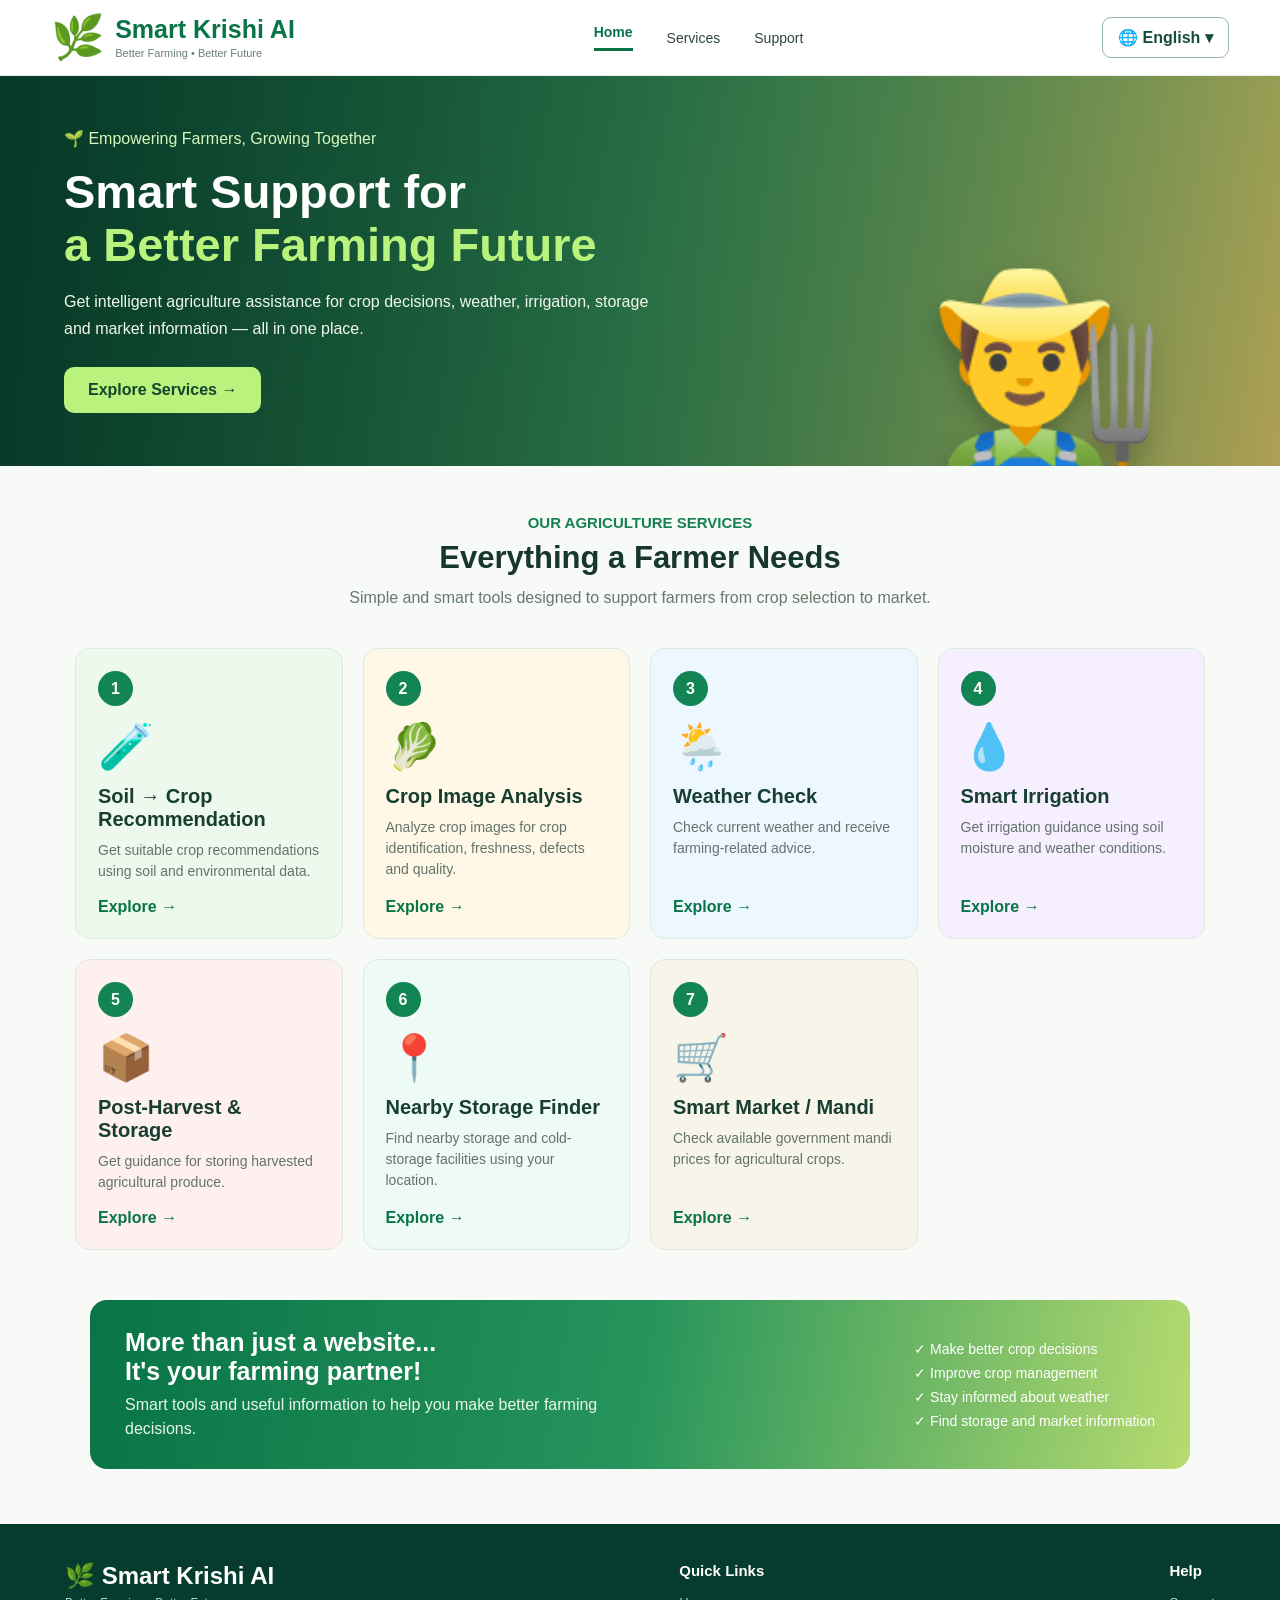
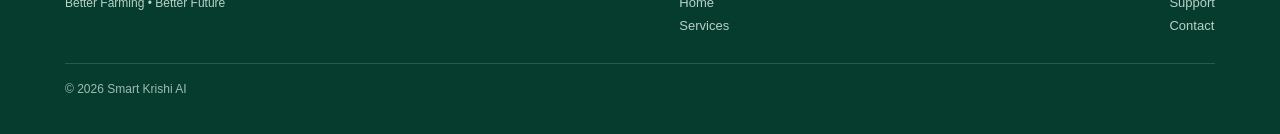
<file: templates/index.html>
<!DOCTYPE html>
<html lang="en">
<head>
<meta charset="UTF-8">
<meta name="viewport" content="width=device-width, initial-scale=1.0">

<title>Smart Krishi AI</title>

<style>
*{
    box-sizing:border-box;
    margin:0;
    padding:0;
}

body{
    font-family:Arial,Helvetica,sans-serif;
    background:#f7faf6;
    color:#18352b;
}

button,input,select{
    font:inherit;
}

/* ================= NAVBAR ================= */

.navbar{
    height:76px;
    background:#fff;
    display:flex;
    align-items:center;
    justify-content:space-between;
    padding:0 4%;
    border-bottom:1px solid #e7eee9;
    position:sticky;
    top:0;
    z-index:100;
}

.brand{
    display:flex;
    align-items:center;
    gap:10px;
}

.brand-icon{
    font-size:43px;
}

.brand-text h2{
    color:#087447;
    font-size:25px;
    line-height:1;
}

.brand-text p{
    font-size:11px;
    color:#698076;
    margin-top:5px;
}

.nav-links{
    display:flex;
    gap:34px;
    align-items:center;
}

.nav-links span{
    color:#31463e;
    font-size:14px;
}

.nav-links .active{
    color:#087447;
    font-weight:bold;
    border-bottom:3px solid #087447;
    padding-bottom:8px;
}

.language-box{
    position:relative;
}

.language-btn{
    border:1px solid #9bb8aa;
    background:white;
    color:#164d3b;
    border-radius:9px;
    padding:10px 15px;
    cursor:pointer;
    font-weight:600;
}

.language-menu{
    display:none;
    position:absolute;
    right:0;
    top:48px;
    width:155px;
    background:white;
    border:1px solid #dbe7e0;
    border-radius:12px;
    box-shadow:0 10px 30px rgba(0,0,0,.12);
    overflow:hidden;
}

.language-menu.show{
    display:block;
}

.language-menu button{
    width:100%;
    padding:11px 14px;
    border:0;
    background:white;
    text-align:left;
    cursor:pointer;
}

.language-menu button:hover{
    background:#edf8f1;
    color:#087447;
}

/* ================= HERO ================= */

.hero{
    min-height:390px;
    position:relative;
    overflow:hidden;
    background:
        linear-gradient(90deg,
        rgba(4,53,37,.92) 0%,
        rgba(8,87,57,.75) 48%,
        rgba(19,90,51,.25) 100%),
        linear-gradient(120deg,#285d42,#82ad61 52%,#e3b75e);
    color:white;
    display:flex;
    align-items:center;
    padding:50px 5%;
}

.hero:after{
    content:"👨‍🌾";
    position:absolute;
    right:9%;
    bottom:-15px;
    font-size:190px;
    filter:drop-shadow(0 12px 12px rgba(0,0,0,.25));
}

.hero-content{
    max-width:650px;
    position:relative;
    z-index:2;
}

.hero-small{
    font-size:16px;
    margin-bottom:18px;
    color:#d9f7bc;
}

.hero h1{
    font-size:47px;
    line-height:1.12;
    margin-bottom:18px;
}

.hero h1 span{
    color:#b9f27d;
}

.hero p{
    max-width:590px;
    line-height:1.65;
    color:#f0f8ee;
    font-size:16px;
}

.hero-button{
    margin-top:25px;
    border:0;
    background:#b9f27d;
    color:#16452f;
    padding:14px 24px;
    border-radius:10px;
    font-weight:bold;
    cursor:pointer;
}

/* ================= SECTION TITLE ================= */

.section-head{
    text-align:center;
    padding:48px 20px 28px;
}

.section-head .eyebrow{
    color:#168052;
    font-weight:bold;
    font-size:15px;
    margin-bottom:9px;
}

.section-head h2{
    font-size:31px;
    color:#17362d;
}

.section-head p{
    color:#66786f;
    max-width:650px;
    margin:10px auto 0;
    line-height:1.5;
}

/* ================= FEATURE GRID ================= */

.features{
    max-width:1180px;
    margin:auto;
    padding:10px 25px 35px;
    display:grid;
    grid-template-columns:repeat(4,1fr);
    gap:20px;
}

.feature-card{
    min-height:270px;
    border-radius:15px;
    padding:22px;
    border:1px solid #dce9df;
    background:#fff;
    transition:.2s;
    display:flex;
    flex-direction:column;
}

.feature-card:hover{
    transform:translateY(-4px);
    box-shadow:0 10px 25px rgba(28,90,57,.12);
}

.feature-card:nth-child(1){
    background:#eef9ed;
}

.feature-card:nth-child(2){
    background:#fff8e7;
}

.feature-card:nth-child(3){
    background:#edf7ff;
}

.feature-card:nth-child(4){
    background:#f6efff;
}

.feature-card:nth-child(5){
    background:#fff0f0;
}

.feature-card:nth-child(6){
    background:#eefaf6;
}

.feature-card:nth-child(7){
    background:#f7f5e9;
}

.number{
    width:35px;
    height:35px;
    border-radius:50%;
    background:#138453;
    color:white;
    display:flex;
    align-items:center;
    justify-content:center;
    font-weight:bold;
    margin-bottom:14px;
}

.feature-icon{
    font-size:45px;
    margin-bottom:12px;
}

.feature-card h3{
    font-size:20px;
    margin-bottom:9px;
    color:#173e31;
}

.feature-card p{
    color:#63736c;
    line-height:1.5;
    font-size:14px;
    flex:1;
}

.open-feature{
    border:0;
    background:transparent;
    color:#087447;
    text-align:left;
    font-weight:bold;
    cursor:pointer;
    padding-top:16px;
}

/* ================= GREEN BANNER ================= */

.info-banner{
    max-width:1100px;
    margin:15px auto 50px;
    border-radius:17px;
    padding:28px 35px;
    background:linear-gradient(100deg,#087447,#26945b,#b7db70);
    color:white;
    display:flex;
    align-items:center;
    justify-content:space-between;
    gap:30px;
}

.info-banner h2{
    font-size:25px;
    margin-bottom:7px;
}

.info-banner p{
    color:#e8f7e9;
    max-width:500px;
    line-height:1.5;
}

.info-list{
    display:grid;
    gap:8px;
}

.info-list span{
    font-size:14px;
}

/* ================= FORMS ================= */

.forms-area{
    max-width:850px;
    margin:0 auto 55px;
    padding:0 20px;
}

.feature-form{
    display:none;
    background:white;
    border:1px solid #dce8e1;
    border-radius:18px;
    padding:28px;
    box-shadow:0 8px 30px rgba(0,0,0,.07);
}

.feature-form.active{
    display:block;
}

.form-header{
    display:flex;
    justify-content:space-between;
    align-items:center;
    margin-bottom:22px;
}

.form-header h2{
    color:#087447;
    font-size:24px;
}

.close-form{
    width:38px;
    height:38px;
    border:0;
    border-radius:50%;
    background:#edf5ef;
    color:#267151;
    font-size:23px;
    cursor:pointer;
}

.form-grid{
    display:grid;
    grid-template-columns:1fr 1fr;
    gap:16px;
}

.field{
    display:flex;
    flex-direction:column;
    gap:7px;
}

.field.full{
    grid-column:1/-1;
}

.field label{
    font-size:13px;
    font-weight:bold;
    color:#38564b;
}

.field input,
.field select{
    width:100%;
    padding:12px 13px;
    border:1px solid #ccdcd3;
    border-radius:9px;
    outline:none;
    background:white;
}

.field input:focus,
.field select:focus{
    border-color:#15905c;
}

.submit-btn{
    grid-column:1/-1;
    margin-top:8px;
    border:0;
    border-radius:10px;
    padding:14px;
    background:#087447;
    color:white;
    font-weight:bold;
    cursor:pointer;
}

.submit-btn:hover{
    background:#075d3a;
}

/* ================= FOOTER ================= */

footer{
    background:#063c2d;
    color:white;
    padding:38px 5%;
}

.footer-inner{
    max-width:1150px;
    margin:auto;
    display:flex;
    justify-content:space-between;
    gap:30px;
}

.footer-brand h2{
    font-size:24px;
}

.footer-brand p{
    color:#b8d2c7;
    font-size:12px;
    margin-top:6px;
}

.footer-column h3{
    margin-bottom:12px;
    font-size:15px;
}

.footer-column p{
    color:#bad0c7;
    font-size:13px;
    line-height:1.8;
}

.footer-bottom{
    max-width:1150px;
    margin:25px auto 0;
    padding-top:18px;
    border-top:1px solid rgba(255,255,255,.15);
    color:#9dbdb1;
    font-size:12px;
}

/* ================= RESPONSIVE ================= */

@media(max-width:950px){

    .nav-links{
        display:none;
    }

    .features{
        grid-template-columns:repeat(2,1fr);
    }

    .hero h1{
        font-size:38px;
    }

    .hero:after{
        opacity:.35;
        right:-15px;
    }
}

@media(max-width:600px){

    .navbar{
        padding:0 15px;
    }

    .brand-text h2{
        font-size:20px;
    }

    .brand-icon{
        font-size:34px;
    }

    .hero{
        min-height:440px;
        padding:35px 22px;
    }

    .hero h1{
        font-size:33px;
    }

    .hero p{
        font-size:14px;
    }

    .features{
        grid-template-columns:1fr;
        padding:10px 18px 30px;
    }

    .info-banner{
        margin:10px 18px 40px;
        padding:25px;
        flex-direction:column;
        align-items:flex-start;
    }

    .form-grid{
        grid-template-columns:1fr;
    }

    .field.full{
        grid-column:auto;
    }

    .submit-btn{
        grid-column:auto;
    }

    .footer-inner{
        flex-direction:column;
    }
}
</style>
</head>


<body>

<!-- ================= NAVBAR ================= -->

<nav class="navbar">

    <div class="brand">

        <div class="brand-icon">🌿</div>

        <div class="brand-text">
            <h2>Smart Krishi AI</h2>
            <p data-i18n="tagline">
                Better Farming • Better Future
            </p>
        </div>

    </div>


    <div class="nav-links">

        <span class="active" data-i18n="home">
            Home
        </span>

        <span data-i18n="services">
            Services
        </span>

        <span data-i18n="support">
            Support
        </span>

    </div>


    <!-- LANGUAGE -->

    <div class="language-box">

        <button
            type="button"
            class="language-btn"
            id="languageButton">

            🌐 <span id="currentLanguage">English</span> ▾

        </button>


        <div
            class="language-menu"
            id="languageMenu">

            <button type="button" data-lang="en">
                English
            </button>

            <button type="button" data-lang="bn">
                বাংলা
            </button>

            <button type="button" data-lang="hi">
                हिन्दी
            </button>

            <button type="button" data-lang="ta">
                தமிழ்
            </button>

            <button type="button" data-lang="te">
                తెలుగు
            </button>

            <button type="button" data-lang="mr">
                मराठी
            </button>

            <button type="button" data-lang="gu">
                ગુજરાતી
            </button>

            <button type="button" data-lang="kn">
                ಕನ್ನಡ
            </button>

            <button type="button" data-lang="pa">
                ਪੰਜਾਬੀ
            </button>

        </div>

    </div>

</nav>


<!-- ================= HERO ================= -->

<section class="hero">

    <div class="hero-content">

        <div class="hero-small" data-i18n="heroSmall">
            🌱 Empowering Farmers, Growing Together
        </div>


        <h1 data-i18n="heroTitle">
            Smart Support for
            <br>
            <span>a Better Farming Future</span>
        </h1>


        <p data-i18n="heroDescription">
            Get intelligent agriculture assistance for crop decisions,
            weather, irrigation, storage and market information —
            all in one place.
        </p>


        <button
            type="button"
            class="hero-button"
            id="exploreButton"
            data-i18n="explore">

            Explore Services →

        </button>

    </div>

</section>


<!-- ================= SECTION ================= -->

<section class="section-head">

    <div class="eyebrow" data-i18n="eyebrow">
        OUR AGRICULTURE SERVICES
    </div>

    <h2 data-i18n="sectionTitle">
        Everything a Farmer Needs
    </h2>

    <p data-i18n="sectionDescription">
        Simple and smart tools designed to support farmers
        from crop selection to market.
    </p>

</section>


<!-- ================= FEATURES ================= -->

<section class="features">


    <!-- 1 -->

    <div class="feature-card">

        <div class="number">1</div>

        <div class="feature-icon">🧪</div>

        <h3 data-i18n="soilTitle">
            Soil → Crop Recommendation
        </h3>

        <p data-i18n="soilDescription">
            Get suitable crop recommendations using
            soil and environmental data.
        </p>

        <button
            type="button"
            class="open-feature"
            data-target="soilForm"
            data-i18n="exploreMore">

            Explore →

        </button>

    </div>


    <!-- 2 -->

    <div class="feature-card">

        <div class="number">2</div>

        <div class="feature-icon">🥬</div>

        <h3 data-i18n="imageTitle">
            Crop Image Analysis
        </h3>

        <p data-i18n="imageDescription">
            Analyze crop images for crop identification,
            freshness, defects and quality.
        </p>

        <button
            type="button"
            class="open-feature"
            data-target="imageForm"
            data-i18n="exploreMore">

            Explore →

        </button>

    </div>


    <!-- 3 -->

    <div class="feature-card">

        <div class="number">3</div>

        <div class="feature-icon">🌦️</div>

        <h3 data-i18n="weatherTitle">
            Weather Check
        </h3>

        <p data-i18n="weatherDescription">
            Check current weather and receive
            farming-related advice.
        </p>

        <button
            type="button"
            class="open-feature"
            data-target="weatherForm"
            data-i18n="exploreMore">

            Explore →

        </button>

    </div>


    <!-- 4 -->

    <div class="feature-card">

        <div class="number">4</div>

        <div class="feature-icon">💧</div>

        <h3 data-i18n="irrigationTitle">
            Smart Irrigation
        </h3>

        <p data-i18n="irrigationDescription">
            Get irrigation guidance using soil moisture
            and weather conditions.
        </p>

        <button
            type="button"
            class="open-feature"
            data-target="irrigationForm"
            data-i18n="exploreMore">

            Explore →

        </button>

    </div>


    <!-- 5 -->

    <div class="feature-card">

        <div class="number">5</div>

        <div class="feature-icon">📦</div>

        <h3 data-i18n="storageTitle">
            Post-Harvest & Storage
        </h3>

        <p data-i18n="storageDescription">
            Get guidance for storing harvested
            agricultural produce.
        </p>

        <button
            type="button"
            class="open-feature"
            data-target="storageForm"
            data-i18n="exploreMore">

            Explore →

        </button>

    </div>


    <!-- 6 -->

    <div class="feature-card">

        <div class="number">6</div>

        <div class="feature-icon">📍</div>

        <h3 data-i18n="finderTitle">
            Nearby Storage Finder
        </h3>

        <p data-i18n="finderDescription">
            Find nearby storage and cold-storage
            facilities using your location.
        </p>

        <button
            type="button"
            class="open-feature"
            data-target="finderForm"
            data-i18n="exploreMore">

            Explore →

        </button>

    </div>


    <!-- 7 -->

    <div class="feature-card">

        <div class="number">7</div>

        <div class="feature-icon">🛒</div>

        <h3 data-i18n="marketTitle">
            Smart Market / Mandi
        </h3>

        <p data-i18n="marketDescription">
            Check available government mandi prices
            for agricultural crops.
        </p>

        <button
            type="button"
            class="open-feature"
            data-target="marketForm"
            data-i18n="exploreMore">

            Explore →

        </button>

    </div>

</section>


<!-- ================= GREEN BANNER ================= -->

<section class="info-banner">

    <div>

        <h2 data-i18n="bannerTitle">
            More than just a website...
            <br>
            It's your farming partner!
        </h2>

        <p data-i18n="bannerDescription">
            Smart tools and useful information to help
            you make better farming decisions.
        </p>

    </div>


    <div class="info-list">

        <span data-i18n="benefit1">
            ✓ Make better crop decisions
        </span>

        <span data-i18n="benefit2">
            ✓ Improve crop management
        </span>

        <span data-i18n="benefit3">
            ✓ Stay informed about weather
        </span>

        <span data-i18n="benefit4">
            ✓ Find storage and market information
        </span>

    </div>

</section>


<!-- ================= FORMS ================= -->

<section class="forms-area">


    <!-- SOIL -->

    <div class="feature-form" id="soilForm">

        <div class="form-header">

            <h2 data-i18n="soilFormTitle">
                🧪 Soil Information
            </h2>

            <button type="button" class="close-form">
                ×
            </button>

        </div>


        <form action="/analyze" method="POST">

            <input
                type="hidden"
                name="language"
                id="soilLanguage"
                value="en"
            >


            <div class="form-grid">

                <div class="field full">

                    <label data-i18n="location">
                        Location
                    </label>

                    <input
                        type="text"
                        name="location"
                        data-placeholder="locationPlaceholder"
                        placeholder="Enter your location"
                        required
                    >

                </div>


                <div class="field">

                    <label data-i18n="ph">
                        Soil pH
                    </label>

                    <input
                        type="number"
                        name="ph"
                        step="0.01"
                        placeholder="Example: 6.5"
                        required
                    >

                </div>


                <div class="field">

                    <label data-i18n="nitrogen">
                        Nitrogen
                    </label>

                    <input
                        type="number"
                        name="nitrogen"
                        step="0.01"
                        required
                    >

                </div>


                <div class="field">

                    <label data-i18n="phosphorus">
                        Phosphorus
                    </label>

                    <input
                        type="number"
                        name="phosphorus"
                        step="0.01"
                        required
                    >

                </div>


                <div class="field">

                    <label data-i18n="potassium">
                        Potassium
                    </label>

                    <input
                        type="number"
                        name="potassium"
                        step="0.01"
                        required
                    >

                </div>


                <div class="field">

                    <label data-i18n="moisture">
                        Soil Moisture
                    </label>

                    <input
                        type="number"
                        name="moisture"
                        step="0.01"
                        required
                    >

                </div>


                <div class="field">

                    <label data-i18n="temperature">
                        Temperature
                    </label>

                    <input
                        type="number"
                        name="temperature"
                        step="0.01"
                        required
                    >

                </div>


                <div class="field">

                    <label data-i18n="humidity">
                        Humidity
                    </label>

                    <input
                        type="number"
                        name="humidity"
                        step="0.01"
                        required
                    >

                </div>


                <div class="field">

                    <label data-i18n="rainfall">
                        Rainfall
                    </label>

                    <input
                        type="number"
                        name="rainfall"
                        step="0.01"
                        required
                    >

                </div>


                <div class="field">

                    <label data-i18n="season">
                        Season
                    </label>

                    <select name="season">

                        <option
                            value=""
                            data-i18n="selectSeason">

                            Select season

                        </option>

                        <option
                            value="Kharif"
                            data-season="kharif">

                            Kharif

                        </option>

                        <option
                            value="Rabi"
                            data-season="rabi">

                            Rabi

                        </option>

                        <option
                            value="Zaid"
                            data-season="zaid">

                            Zaid

                        </option>

                    </select>

                </div>


                <button
                    type="submit"
                    class="submit-btn"
                    data-i18n="getRecommendation">

                    🌱 Get Recommendation

                </button>

            </div>

        </form>

    </div>


    <!-- IMAGE -->

    <div class="feature-form" id="imageForm">

        <div class="form-header">

            <h2 data-i18n="imageFormTitle">
                🥬 Crop Image Analysis
            </h2>

            <button type="button" class="close-form">
                ×
            </button>

        </div>


        <form
            action="/analyze-image"
            method="POST"
            enctype="multipart/form-data">

            <input
                type="hidden"
                name="language"
                id="imageLanguage"
                value="en"
            >


            <div class="form-grid">

                <div class="field full">

                    <label data-i18n="uploadImage">
                        Upload Crop Image
                    </label>

                    <input
                        type="file"
                        name="crop_image"
                        accept="image/*"
                        required
                    >

                </div>


                <button
                    type="submit"
                    class="submit-btn"
                    data-i18n="analyzeImage">

                    🔍 Analyze Image

                </button>

            </div>

        </form>

    </div>


    <!-- WEATHER -->

    <div class="feature-form" id="weatherForm">

        <div class="form-header">

            <h2 data-i18n="weatherFormTitle">
                🌦️ Weather Check
            </h2>

            <button type="button" class="close-form">
                ×
            </button>

        </div>


        <form action="/weather" method="POST">

            <input
                type="hidden"
                name="language"
                id="weatherLanguage"
                value="en"
            >


            <div class="form-grid">

                <div class="field full">

                    <label data-i18n="location">
                        Location
                    </label>

                    <input
                        type="text"
                        name="weather_location"
                        data-placeholder="weatherPlaceholder"
                        placeholder="Enter city or location"
                        required
                    >

                </div>


                <button
                    type="submit"
                    class="submit-btn"
                    data-i18n="checkWeather">

                    🌦️ Check Weather

                </button>

            </div>

        </form>

    </div>


    <!-- IRRIGATION -->

    <div class="feature-form" id="irrigationForm">

        <div class="form-header">

            <h2 data-i18n="irrigationFormTitle">
                💧 Smart Irrigation
            </h2>

            <button type="button" class="close-form">
                ×
            </button>

        </div>


        <form action="/irrigation" method="POST">

            <input
                type="hidden"
                name="language"
                id="irrigationLanguage"
                value="en"
            >


            <div class="form-grid">

                <div class="field">

                    <label data-i18n="moisture">
                        Soil Moisture
                    </label>

                    <input
                        type="number"
                        name="irrigation_moisture"
                        step="0.01"
                        required
                    >

                </div>


                <div class="field">

                    <label data-i18n="temperature">
                        Temperature
                    </label>

                    <input
                        type="number"
                        name="irrigation_temperature"
                        step="0.01"
                        required
                    >

                </div>


                <div class="field">

                    <label data-i18n="humidity">
                        Humidity
                    </label>

                    <input
                        type="number"
                        name="irrigation_humidity"
                        step="0.01"
                        required
                    >

                </div>


                <div class="field">

                    <label data-i18n="rainfall">
                        Rainfall
                    </label>

                    <input
                        type="number"
                        name="irrigation_rainfall"
                        step="0.01"
                        required
                    >

                </div>


                <button
                    type="submit"
                    class="submit-btn"
                    data-i18n="irrigationAdvice">

                    💧 Get Irrigation Advice

                </button>

            </div>

        </form>

    </div>


    <!-- STORAGE -->

    <div class="feature-form" id="storageForm">

        <div class="form-header">

            <h2 data-i18n="storageFormTitle">
                📦 Post-Harvest & Storage
            </h2>

            <button type="button" class="close-form">
                ×
            </button>

        </div>


        <form action="/storage" method="POST">

            <input
                type="hidden"
                name="language"
                id="storageLanguage"
                value="en"
            >


            <div class="form-grid">

                <div class="field full">

                    <label data-i18n="crop">
                        Crop
                    </label>

                    <select name="storage_crop" required>

                        <option value="" data-i18n="selectCrop">
                            Select crop
                        </option>

                        <option value="Rice">Rice</option>
                        <option value="Wheat">Wheat</option>
                        <option value="Maize">Maize</option>
                        <option value="Potato">Potato</option>
                        <option value="Onion">Onion</option>
                        <option value="Tomato">Tomato</option>
                        <option value="Brinjal">Brinjal</option>
                        <option value="Chilli">Chilli</option>
                        <option value="Cucumber">Cucumber</option>
                        <option value="Carrot">Carrot</option>

                    </select>

                </div>


                <div class="field">

                    <label data-i18n="storageTemperature">
                        Storage Temperature
                    </label>

                    <input
                        type="number"
                        name="storage_temperature"
                        step="0.01"
                        required
                    >

                </div>


                <div class="field">

                    <label data-i18n="storageHumidity">
                        Storage Humidity
                    </label>

                    <input
                        type="number"
                        name="storage_humidity"
                        step="0.01"
                        required
                    >

                </div>


                <div class="field full">

                    <label data-i18n="storageDays">
                        Storage Days
                    </label>

                    <input
                        type="number"
                        name="storage_days"
                        min="1"
                        required
                    >

                </div>


                <button
                    type="submit"
                    class="submit-btn"
                    data-i18n="storageAdvice">

                    📦 Get Storage Advice

                </button>

            </div>

        </form>

    </div>


    <!-- FINDER -->

    <div class="feature-form" id="finderForm">

        <div class="form-header">

            <h2 data-i18n="finderFormTitle">
                📍 Nearby Storage Finder
            </h2>

            <button type="button" class="close-form">
                ×
            </button>

        </div>


        <form action="/storage-finder" method="POST">

            <input
                type="hidden"
                name="language"
                id="finderLanguage"
                value="en"
            >


            <div class="form-grid">

                <div class="field full">

                    <label data-i18n="location">
                        Location
                    </label>

                    <input
                        type="text"
                        name="storage_location"
                        data-placeholder="locationPlaceholder"
                        placeholder="Enter your location"
                        required
                    >

                </div>


                <div class="field full">

                    <label data-i18n="crop">
                        Crop
                    </label>

                    <select
                        name="storage_finder_crop"
                        required>

                        <option value="" data-i18n="selectCrop">
                            Select crop
                        </option>

                        <option value="Rice">Rice</option>
                        <option value="Wheat">Wheat</option>
                        <option value="Maize">Maize</option>
                        <option value="Potato">Potato</option>
                        <option value="Onion">Onion</option>
                        <option value="Tomato">Tomato</option>
                        <option value="Brinjal">Brinjal</option>
                        <option value="Chilli">Chilli</option>
                        <option value="Cucumber">Cucumber</option>
                        <option value="Carrot">Carrot</option>

                    </select>

                </div>


                <button
                    type="submit"
                    class="submit-btn"
                    data-i18n="findStorage">

                    📍 Find Storage

                </button>

            </div>

        </form>

    </div>


    <!-- MARKET -->

    <div class="feature-form" id="marketForm">

        <div class="form-header">

            <h2 data-i18n="marketFormTitle">
                🛒 Smart Market / Mandi
            </h2>

            <button type="button" class="close-form">
                ×
            </button>

        </div>


        <form action="/market" method="POST">

            <input
                type="hidden"
                name="language"
                id="marketLanguage"
                value="en"
            >


            <div class="form-grid">

                <div class="field">

                    <label data-i18n="state">
                        State
                    </label>

                    <input
                        type="text"
                        name="market_state"
                        data-placeholder="statePlaceholder"
                        placeholder="Enter state"
                        required
                    >

                </div>


                <div class="field">

                    <label data-i18n="district">
                        District
                    </label>

                    <input
                        type="text"
                        name="market_district"
                        data-placeholder="districtPlaceholder"
                    >

                </div>


                <div class="field">

                    <label data-i18n="city">
                        City / Area
                    </label>

                    <input
                        type="text"
                        name="market_city"
                        data-placeholder="cityPlaceholder"
                    >

                </div>


                <div class="field">

                    <label data-i18n="crop">
                        Crop
                    </label>

                    <select name="market_crop" required>

                        <option value="" data-i18n="selectCrop">
                            Select crop
                        </option>

                        <option value="Rice">Rice</option>
                        <option value="Wheat">Wheat</option>
                        <option value="Maize">Maize</option>
                        <option value="Potato">Potato</option>
                        <option value="Onion">Onion</option>
                        <option value="Tomato">Tomato</option>
                        <option value="Brinjal">Brinjal</option>
                        <option value="Chilli">Chilli</option>
                        <option value="Cucumber">Cucumber</option>
                        <option value="Carrot">Carrot</option>

                    </select>

                </div>


                <button
                    type="submit"
                    class="submit-btn"
                    data-i18n="checkMarket">

                    🛒 Check Market Prices

                </button>

            </div>

        </form>

    </div>

</section>


<!-- ================= FOOTER ================= -->

<footer>

    <div class="footer-inner">

        <div class="footer-brand">

            <h2>🌿 Smart Krishi AI</h2>

            <p data-i18n="footerTagline">
                Better Farming • Better Future
            </p>

        </div>


        <div class="footer-column">

            <h3 data-i18n="quickLinks">
                Quick Links
            </h3>

            <p data-i18n="home">
                Home
            </p>

            <p data-i18n="services">
                Services
            </p>

        </div>


        <div class="footer-column">

            <h3 data-i18n="help">
                Help
            </h3>

            <p data-i18n="support">
                Support
            </p>

            <p data-i18n="contact">
                Contact
            </p>

        </div>

    </div>


    <div class="footer-bottom">

        © 2026 Smart Krishi AI

    </div>

</footer>


<!-- ================= JAVASCRIPT ================= -->

<script>

const translations = {

    en:{
        name:"English",
        tagline:"Better Farming • Better Future",
        home:"Home",
        services:"Services",
        support:"Support",
        contact:"Contact",

        heroSmall:"🌱 Empowering Farmers, Growing Together",
        heroTitle:"Smart Support for<br><span>a Better Farming Future</span>",
        heroDescription:"Get intelligent agriculture assistance for crop decisions, weather, irrigation, storage and market information — all in one place.",
        explore:"Explore Services →",

        eyebrow:"OUR AGRICULTURE SERVICES",
        sectionTitle:"Everything a Farmer Needs",
        sectionDescription:"Simple and smart tools designed to support farmers from crop selection to market.",

        soilTitle:"Soil → Crop Recommendation",
        soilDescription:"Get suitable crop recommendations using soil and environmental data.",

        imageTitle:"Crop Image Analysis",
        imageDescription:"Analyze crop images for crop identification, freshness, defects and quality.",

        weatherTitle:"Weather Check",
        weatherDescription:"Check current weather and receive farming-related advice.",

        irrigationTitle:"Smart Irrigation",
        irrigationDescription:"Get irrigation guidance using soil moisture and weather conditions.",

        storageTitle:"Post-Harvest & Storage",
        storageDescription:"Get guidance for storing harvested agricultural produce.",

        finderTitle:"Nearby Storage Finder",
        finderDescription:"Find nearby storage and cold-storage facilities using your location.",

        marketTitle:"Smart Market / Mandi",
        marketDescription:"Check available government mandi prices for agricultural crops.",

        exploreMore:"Explore →",

        bannerTitle:"More than just a website...<br>It's your farming partner!",
        bannerDescription:"Smart tools and useful information to help you make better farming decisions.",
        benefit1:"✓ Make better crop decisions",
        benefit2:"✓ Improve crop management",
        benefit3:"✓ Stay informed about weather",
        benefit4:"✓ Find storage and market information",

        soilFormTitle:"🧪 Soil Information",
        imageFormTitle:"🥬 Crop Image Analysis",
        weatherFormTitle:"🌦️ Weather Check",
        irrigationFormTitle:"💧 Smart Irrigation",
        storageFormTitle:"📦 Post-Harvest & Storage",
        finderFormTitle:"📍 Nearby Storage Finder",
        marketFormTitle:"🛒 Smart Market / Mandi",

        location:"Location",
        locationPlaceholder:"Enter your location",
        weatherPlaceholder:"Enter city or location",

        ph:"Soil pH",
        nitrogen:"Nitrogen",
        phosphorus:"Phosphorus",
        potassium:"Potassium",
        moisture:"Soil Moisture",
        temperature:"Temperature",
        humidity:"Humidity",
        rainfall:"Rainfall",
        season:"Season",
        selectSeason:"Select season",

        kharif:"Kharif",
        rabi:"Rabi",
        zaid:"Zaid",

        getRecommendation:"🌱 Get Recommendation",
        uploadImage:"Upload Crop Image",
        analyzeImage:"🔍 Analyze Image",
        checkWeather:"🌦️ Check Weather",
        irrigationAdvice:"💧 Get Irrigation Advice",

        crop:"Crop",
        selectCrop:"Select crop",
        storageTemperature:"Storage Temperature",
        storageHumidity:"Storage Humidity",
        storageDays:"Storage Days",
        storageAdvice:"📦 Get Storage Advice",

        findStorage:"📍 Find Storage",

        state:"State",
        district:"District",
        city:"City / Area",
        statePlaceholder:"Enter state",
        districtPlaceholder:"Enter district",
        cityPlaceholder:"Enter city or area",
        checkMarket:"🛒 Check Market Prices",

        quickLinks:"Quick Links",
        help:"Help",
        footerTagline:"Better Farming • Better Future"
    },


    bn:{
        name:"বাংলা",
        tagline:"উন্নত কৃষি • উন্নত ভবিষ্যৎ",
        home:"হোম",
        services:"পরিষেবা",
        support:"সহায়তা",
        contact:"যোগাযোগ",

        heroSmall:"🌱 কৃষকদের ক্ষমতায়ন, একসাথে উন্নতি",
        heroTitle:"কৃষির জন্য স্মার্ট সহায়তা<br><span>আরও ভালো ভবিষ্যতের জন্য</span>",
        heroDescription:"ফসল নির্বাচন, আবহাওয়া, সেচ, সংরক্ষণ এবং বাজারের তথ্যের জন্য বুদ্ধিমান কৃষি সহায়তা — সব এক জায়গায়।",
        explore:"পরিষেবাগুলি দেখুন →",

        eyebrow:"আমাদের কৃষি পরিষেবা",
        sectionTitle:"একজন কৃষকের যা যা প্রয়োজন",
        sectionDescription:"ফসল নির্বাচন থেকে বাজার পর্যন্ত কৃষকদের সহায়তার জন্য সহজ ও স্মার্ট টুল।",

        soilTitle:"মাটি → ফসল সুপারিশ",
        soilDescription:"মাটি ও পরিবেশের তথ্য ব্যবহার করে উপযুক্ত ফসলের সুপারিশ পান।",

        imageTitle:"ফসলের ছবি বিশ্লেষণ",
        imageDescription:"ফসলের ছবি থেকে ফসল, সতেজতা, ত্রুটি ও গুণমান বিশ্লেষণ করুন।",

        weatherTitle:"আবহাওয়া পরীক্ষা",
        weatherDescription:"বর্তমান আবহাওয়া দেখুন এবং কৃষি সংক্রান্ত পরামর্শ পান।",

        irrigationTitle:"স্মার্ট সেচ",
        irrigationDescription:"মাটির আর্দ্রতা ও আবহাওয়ার ভিত্তিতে সেচের পরামর্শ পান।",

        storageTitle:"ফসল কাটার পর ও সংরক্ষণ",
        storageDescription:"কৃষিজাত পণ্য সংরক্ষণের জন্য পরামর্শ পান।",

        finderTitle:"কাছাকাছি স্টোরেজ খোঁজুন",
        finderDescription:"আপনার অবস্থানের কাছাকাছি স্টোরেজ ও কোল্ড স্টোরেজ খুঁজুন।",

        marketTitle:"স্মার্ট বাজার / মান্ডি",
        marketDescription:"কৃষিপণ্যের উপলব্ধ সরকারি মান্ডি দাম দেখুন।",

        exploreMore:"দেখুন →",

        bannerTitle:"শুধু একটি ওয়েবসাইট নয়...<br>এটি আপনার কৃষি সঙ্গী!",
        bannerDescription:"আরও ভালো কৃষি সিদ্ধান্ত নিতে স্মার্ট টুল ও দরকারি তথ্য।",
        benefit1:"✓ ভালো ফসলের সিদ্ধান্ত নিন",
        benefit2:"✓ ফসল ব্যবস্থাপনা উন্নত করুন",
        benefit3:"✓ আবহাওয়ার খবর রাখুন",
        benefit4:"✓ স্টোরেজ ও বাজারের তথ্য পান",

        soilFormTitle:"🧪 মাটির তথ্য",
        imageFormTitle:"🥬 ফসলের ছবি বিশ্লেষণ",
        weatherFormTitle:"🌦️ আবহাওয়া পরীক্ষা",
        irrigationFormTitle:"💧 স্মার্ট সেচ",
        storageFormTitle:"📦 ফসল কাটার পর ও সংরক্ষণ",
        finderFormTitle:"📍 কাছাকাছি স্টোরেজ খোঁজুন",
        marketFormTitle:"🛒 স্মার্ট বাজার / মান্ডি",

        location:"স্থান",
        locationPlaceholder:"আপনার স্থান লিখুন",
        weatherPlaceholder:"শহর বা স্থান লিখুন",

        ph:"মাটির pH",
        nitrogen:"নাইট্রোজেন",
        phosphorus:"ফসফরাস",
        potassium:"পটাশিয়াম",
        moisture:"মাটির আর্দ্রতা",
        temperature:"তাপমাত্রা",
        humidity:"আর্দ্রতা",
        rainfall:"বৃষ্টিপাত",
        season:"মৌসুম",
        selectSeason:"মৌসুম নির্বাচন করুন",

        kharif:"খরিফ",
        rabi:"রবি",
        zaid:"জায়েদ",

        getRecommendation:"🌱 সুপারিশ দেখুন",
        uploadImage:"ফসলের ছবি আপলোড করুন",
        analyzeImage:"🔍 ছবি বিশ্লেষণ করুন",
        checkWeather:"🌦️ আবহাওয়া দেখুন",
        irrigationAdvice:"💧 সেচের পরামর্শ পান",

        crop:"ফসল",
        selectCrop:"ফসল নির্বাচন করুন",
        storageTemperature:"সংরক্ষণের তাপমাত্রা",
        storageHumidity:"সংরক্ষণের আর্দ্রতা",
        storageDays:"সংরক্ষণের দিন",
        storageAdvice:"📦 সংরক্ষণের পরামর্শ পান",

        findStorage:"📍 স্টোরেজ খুঁজুন",

        state:"রাজ্য",
        district:"জেলা",
        city:"শহর / এলাকা",
        statePlaceholder:"রাজ্য লিখুন",
        districtPlaceholder:"জেলা লিখুন",
        cityPlaceholder:"শহর বা এলাকা লিখুন",
        checkMarket:"🛒 বাজারের দাম দেখুন",

        quickLinks:"দ্রুত লিংক",
        help:"সহায়তা",
        footerTagline:"উন্নত কৃষি • উন্নত ভবিষ্যৎ"
    },


    hi:{
        name:"हिन्दी",
        tagline:"बेहतर खेती • बेहतर भविष्य",
        home:"होम",
        services:"सेवाएं",
        support:"सहायता",
        contact:"संपर्क",

        heroSmall:"🌱 किसानों को सशक्त बनाना, साथ मिलकर आगे बढ़ना",
        heroTitle:"खेती के लिए स्मार्ट सहायता<br><span>बेहतर भविष्य के लिए</span>",
        heroDescription:"फसल, मौसम, सिंचाई, भंडारण और बाजार की जानकारी के लिए स्मार्ट कृषि सहायता — सब एक जगह।",
        explore:"सेवाएं देखें →",

        eyebrow:"हमारी कृषि सेवाएं",
        sectionTitle:"हर किसान के लिए जरूरी",
        sectionDescription:"फसल चयन से बाजार तक किसानों की सहायता के लिए सरल और स्मार्ट टूल।",

        soilTitle:"मिट्टी → फसल सुझाव",
        soilDescription:"मिट्टी और पर्यावरण के डेटा से उपयुक्त फसल की सलाह पाएं।",
        imageTitle:"फसल फोटो विश्लेषण",
        imageDescription:"फसल की फोटो से फसल, ताजगी, दोष और गुणवत्ता का विश्लेषण करें।",
        weatherTitle:"मौसम जांच",
        weatherDescription:"वर्तमान मौसम देखें और कृषि सलाह पाएं।",
        irrigationTitle:"स्मार्ट सिंचाई",
        irrigationDescription:"मिट्टी की नमी और मौसम के आधार पर सिंचाई सलाह पाएं।",
        storageTitle:"कटाई के बाद और भंडारण",
        storageDescription:"कृषि उत्पादों के भंडारण के लिए सलाह पाएं।",
        finderTitle:"नजदीकी भंडारण खोजें",
        finderDescription:"अपने स्थान के पास स्टोरेज और कोल्ड स्टोरेज खोजें।",
        marketTitle:"स्मार्ट बाजार / मंडी",
        marketDescription:"कृषि उत्पादों की उपलब्ध सरकारी मंडी कीमतें देखें.",
        exploreMore:"देखें →",

        bannerTitle:"सिर्फ वेबसाइट नहीं...<br>यह आपका खेती का साथी है!",
        bannerDescription:"बेहतर खेती के निर्णय लेने के लिए स्मार्ट टूल और उपयोगी जानकारी।",
        benefit1:"✓ बेहतर फसल निर्णय",
        benefit2:"✓ फसल प्रबंधन में सुधार",
        benefit3:"✓ मौसम की जानकारी रखें",
        benefit4:"✓ स्टोरेज और बाजार की जानकारी पाएं",

        soilFormTitle:"🧪 मिट्टी की जानकारी",
        imageFormTitle:"🥬 फसल फोटो विश्लेषण",
        weatherFormTitle:"🌦️ मौसम जांच",
        irrigationFormTitle:"💧 स्मार्ट सिंचाई",
        storageFormTitle:"📦 कटाई के बाद और भंडारण",
        finderFormTitle:"📍 नजदीकी भंडारण खोजें",
        marketFormTitle:"🛒 स्मार्ट बाजार / मंडी",

        location:"स्थान",
        locationPlaceholder:"अपना स्थान दर्ज करें",
        weatherPlaceholder:"शहर या स्थान दर्ज करें",
        ph:"मिट्टी का pH",
        nitrogen:"नाइट्रोजन",
        phosphorus:"फॉस्फोरस",
        potassium:"पोटैशियम",
        moisture:"मिट्टी की नमी",
        temperature:"तापमान",
        humidity:"आर्द्रता",
        rainfall:"वर्षा",
        season:"मौसम",
        selectSeason:"मौसम चुनें",
        kharif:"खरीफ",
        rabi:"रबी",
        zaid:"जायद",
        getRecommendation:"🌱 सुझाव प्राप्त करें",
        uploadImage:"फसल की फोटो अपलोड करें",
        analyzeImage:"🔍 फोटो का विश्लेषण करें",
        checkWeather:"🌦️ मौसम देखें",
        irrigationAdvice:"💧 सिंचाई सलाह पाएं",
        crop:"फसल",
        selectCrop:"फसल चुनें",
        storageTemperature:"भंडारण तापमान",
        storageHumidity:"भंडारण आर्द्रता",
        storageDays:"भंडारण के दिन",
        storageAdvice:"📦 भंडारण सलाह पाएं",
        findStorage:"📍 भंडारण खोजें",
        state:"राज्य",
        district:"जिला",
        city:"शहर / क्षेत्र",
        statePlaceholder:"राज्य दर्ज करें",
        districtPlaceholder:"जिला दर्ज करें",
        cityPlaceholder:"शहर या क्षेत्र दर्ज करें",
        checkMarket:"🛒 बाजार कीमत देखें",
        quickLinks:"त्वरित लिंक",
        help:"सहायता",
        footerTagline:"बेहतर खेती • बेहतर भविष्य"
    },


    ta:{
        name:"தமிழ்",
        tagline:"சிறந்த விவசாயம் • சிறந்த எதிர்காலம்",
        home:"முகப்பு",
        services:"சேவைகள்",
        support:"உதவி",
        contact:"தொடர்பு",
        heroSmall:"🌱 விவசாயிகளுக்கு ஸ்மார்ட் உதவி",
        heroTitle:"விவசாயத்திற்கான ஸ்மார்ட் உதவி<br><span>சிறந்த எதிர்காலத்திற்காக</span>",
        heroDescription:"பயிர், வானிலை, பாசனம், சேமிப்பு மற்றும் சந்தை தகவல்களுக்கான ஸ்மார்ட் விவசாய உதவி.",
        explore:"சேவைகளைப் பார்க்கவும் →",
        eyebrow:"எங்கள் விவசாய சேவைகள்",
        sectionTitle:"ஒவ்வொரு விவசாயிக்கும் தேவையானவை",
        sectionDescription:"பயிர் தேர்விலிருந்து சந்தை வரை உதவும் எளிய ஸ்மார்ட் கருவிகள்.",
        soilTitle:"மண் → பயிர் பரிந்துரை",
        soilDescription:"மண் மற்றும் சுற்றுச்சூழல் தரவின் அடிப்படையில் பயிர் பரிந்துரை.",
        imageTitle:"பயிர் படம் பகுப்பாய்வு",
        imageDescription:"பயிர், புத்துணர்ச்சி, குறைபாடுகள் மற்றும் தரத்தை பகுப்பாய்வு செய்யுங்கள்.",
        weatherTitle:"வானிலை சரிபார்ப்பு",
        weatherDescription:"தற்போதைய வானிலையைப் பார்த்து விவசாய ஆலோசனை பெறுங்கள்.",
        irrigationTitle:"ஸ்மார்ட் பாசனம்",
        irrigationDescription:"மண் ஈரப்பதம் மற்றும் வானிலையின் அடிப்படையில் பாசன ஆலோசனை.",
        storageTitle:"அறுவடைக்குப் பிந்தைய சேமிப்பு",
        storageDescription:"விவசாய விளைபொருட்களை சேமிப்பதற்கான ஆலோசனை.",
        finderTitle:"அருகிலுள்ள சேமிப்பு",
        finderDescription:"உங்கள் இடத்திற்கு அருகிலுள்ள சேமிப்பு மற்றும் குளிர்சாதன கிடங்குகளை கண்டறியுங்கள்.",
        marketTitle:"ஸ்மார்ட் சந்தை / மண்டி",
        marketDescription:"கிடைக்கும் அரசு மண்டி விலைகளைப் பாருங்கள்.",
        exploreMore:"பார்க்கவும் →",
        bannerTitle:"ஒரு இணையதளம் மட்டுமல்ல...<br>உங்கள் விவசாய நண்பர்!",
        bannerDescription:"சிறந்த விவசாய முடிவுகளுக்கான ஸ்மார்ட் கருவிகள்.",
        benefit1:"✓ சிறந்த பயிர் முடிவுகள்",
        benefit2:"✓ பயிர் மேலாண்மை",
        benefit3:"✓ வானிலை தகவல்",
        benefit4:"✓ சேமிப்பு மற்றும் சந்தை தகவல்",
        soilFormTitle:"🧪 மண் தகவல்",
        imageFormTitle:"🥬 பயிர் படம் பகுப்பாய்வு",
        weatherFormTitle:"🌦️ வானிலை",
        irrigationFormTitle:"💧 ஸ்மார்ட் பாசனம்",
        storageFormTitle:"📦 சேமிப்பு",
        finderFormTitle:"📍 அருகிலுள்ள சேமிப்பு",
        marketFormTitle:"🛒 ஸ்மார்ட் சந்தை / மண்டி",
        location:"இடம்",
        locationPlaceholder:"உங்கள் இடத்தை உள்ளிடவும்",
        weatherPlaceholder:"நகரம் அல்லது இடத்தை உள்ளிடவும்",
        ph:"மண் pH",
        nitrogen:"நைட்ரஜன்",
        phosphorus:"பாஸ்பரஸ்",
        potassium:"பொட்டாசியம்",
        moisture:"மண் ஈரப்பதம்",
        temperature:"வெப்பநிலை",
        humidity:"ஈரப்பதம்",
        rainfall:"மழைப்பொழிவு",
        season:"பருவம்",
        selectSeason:"பருவத்தைத் தேர்ந்தெடுக்கவும்",
        kharif:"காரிஃப்",
        rabi:"ரபி",
        zaid:"சயீத்",
        getRecommendation:"🌱 பரிந்துரையைப் பெறவும்",
        uploadImage:"பயிர் படத்தை பதிவேற்றவும்",
        analyzeImage:"🔍 படத்தை பகுப்பாய்வு செய்யவும்",
        checkWeather:"🌦️ வானிலையைப் பார்க்கவும்",
        irrigationAdvice:"💧 பாசன ஆலோசனை",
        crop:"பயிர்",
        selectCrop:"பயிரைத் தேர்ந்தெடுக்கவும்",
        storageTemperature:"சேமிப்பு வெப்பநிலை",
        storageHumidity:"சேமிப்பு ஈரப்பதம்",
        storageDays:"சேமிப்பு நாட்கள்",
        storageAdvice:"📦 சேமிப்பு ஆலோசனை",
        findStorage:"📍 சேமிப்பைத் தேடவும்",
        state:"மாநிலம்",
        district:"மாவட்டம்",
        city:"நகரம் / பகுதி",
        statePlaceholder:"மாநிலத்தை உள்ளிடவும்",
        districtPlaceholder:"மாவட்டத்தை உள்ளிடவும்",
        cityPlaceholder:"நகரம் அல்லது பகுதியை உள்ளிடவும்",
        checkMarket:"🛒 சந்தை விலையைப் பார்க்கவும்",
        quickLinks:"விரைவு இணைப்புகள்",
        help:"உதவி",
        footerTagline:"சிறந்த விவசாயம் • சிறந்த எதிர்காலம்"
    }

};


/* ================= FALLBACK LANGUAGES ================= */

translations.te = translations.en;
translations.mr = translations.en;
translations.gu = translations.en;
translations.kn = translations.en;
translations.pa = translations.en;


/* ================= LANGUAGE ================= */

let currentLang = "en";


function setLanguage(lang){

    if(!translations[lang]){
        lang="en";
    }

    currentLang=lang;

    const t=translations[lang];


    document.querySelectorAll("[data-i18n]").forEach(el=>{

        const key=el.getAttribute("data-i18n");

        if(t[key] !== undefined){
            el.innerHTML=t[key];
        }

    });


    document.querySelectorAll("[data-placeholder]").forEach(el=>{

        const key=el.getAttribute("data-placeholder");

        if(t[key] !== undefined){
            el.placeholder=t[key];
        }

    });


    document.querySelectorAll("[data-season]").forEach(el=>{

        const key=el.getAttribute("data-season");

        if(t[key] !== undefined){
            el.textContent=t[key];
        }

    });


    document.getElementById("currentLanguage").textContent=t.name;


    const languageInputs=[

        "soilLanguage",
        "imageLanguage",
        "weatherLanguage",
        "irrigationLanguage",
        "storageLanguage",
        "finderLanguage",
        "marketLanguage"

    ];


    languageInputs.forEach(id=>{

        const input=document.getElementById(id);

        if(input){
            input.value=lang;
        }

    });


    document.documentElement.lang=lang;

    document.getElementById("languageMenu")
        .classList.remove("show");
}


/* ================= LANGUAGE MENU ================= */

const languageButton=
    document.getElementById("languageButton");

const languageMenu=
    document.getElementById("languageMenu");


languageButton.addEventListener("click",function(){

    languageMenu.classList.toggle("show");

});


document.querySelectorAll("[data-lang]").forEach(button=>{

    button.addEventListener("click",function(){

        setLanguage(
            this.getAttribute("data-lang")
        );

    });

});


document.addEventListener("click",function(e){

    if(
        !languageButton.contains(e.target) &&
        !languageMenu.contains(e.target)
    ){

        languageMenu.classList.remove("show");

    }

});


/* ================= FEATURE OPEN ================= */

document.querySelectorAll(".open-feature").forEach(button=>{

    button.addEventListener("click",function(){

        const target=
            document.getElementById(
                this.getAttribute("data-target")
            );

        if(!target){
            return;
        }

        document.querySelectorAll(".feature-form")
            .forEach(form=>{
                form.classList.remove("active");
            });

        target.classList.add("active");

        target.scrollIntoView({
            behavior:"smooth",
            block:"start"
        });

    });

});


/* ================= CLOSE ================= */

document.querySelectorAll(".close-form").forEach(button=>{

    button.addEventListener("click",function(){

        const form=
            this.closest(".feature-form");

        if(form){
            form.classList.remove("active");
        }

    });

});


/* ================= EXPLORE ================= */

document.getElementById("exploreButton")
    .addEventListener("click",function(){

        document.querySelector(".features")
            .scrollIntoView({
                behavior:"smooth"
            });

    });


/* ================= START ================= */

setLanguage("en");

</script>

</body>
</html>
</file>
